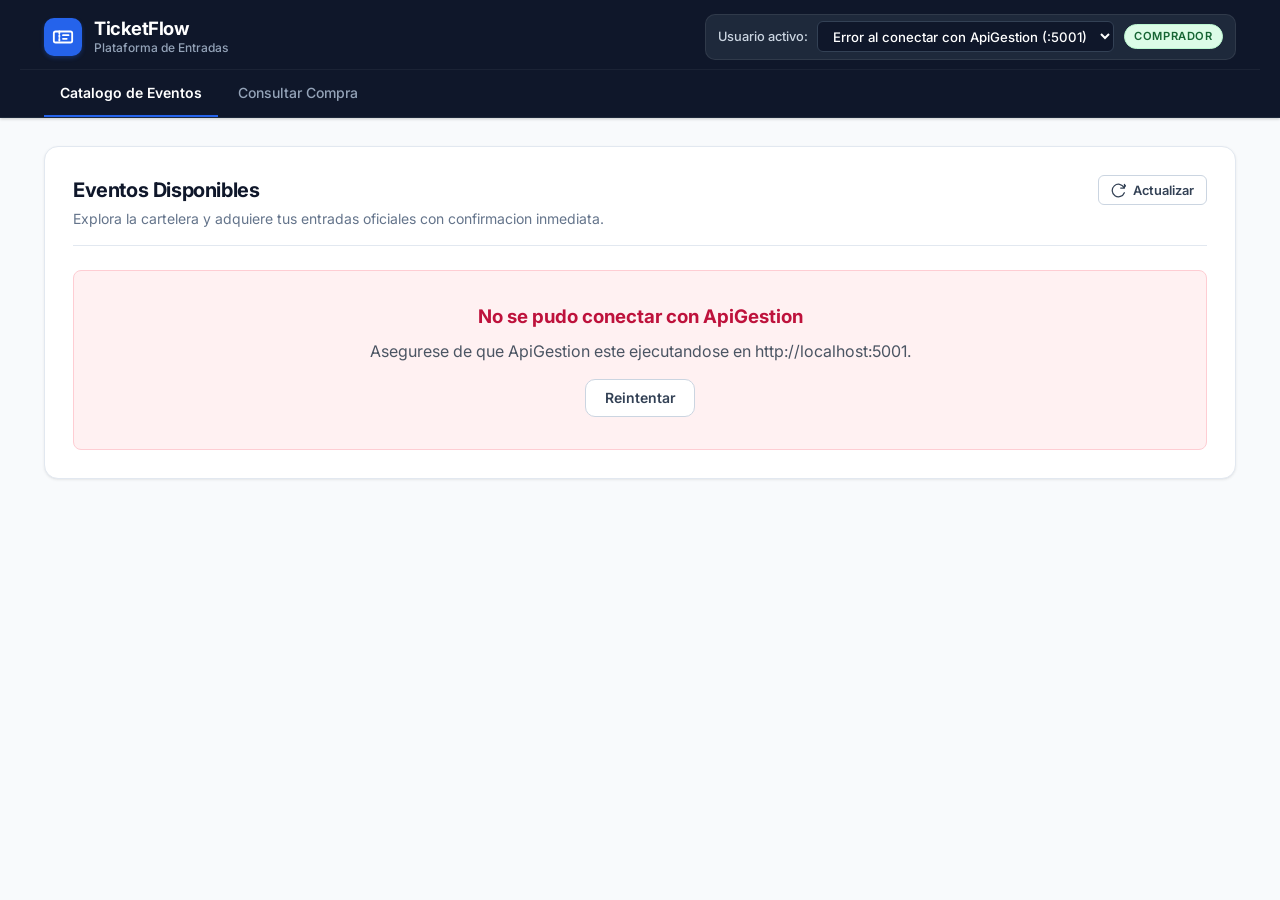
<file: CarpetaFrontend/index.html>
<!DOCTYPE html>
<html lang="es">
<head>
  <meta charset="UTF-8">
  <meta name="viewport" content="width=device-width, initial-scale=1.0">
  <title>TicketFlow - Catalogo de Eventos</title>
  <link rel="preconnect" href="https://fonts.googleapis.com">
  <link rel="preconnect" href="https://fonts.gstatic.com" crossorigin>
  <link href="https://fonts.googleapis.com/css2?family=Inter:wght@400;500;600;700&family=JetBrains+Mono:wght@500;600&display=swap" rel="stylesheet">
  <link rel="stylesheet" href="styles.css">
</head>
<body>

  <header>
    <div class="header-container">
      <div class="logo-area">
        <div class="logo-mark">
          <svg width="22" height="22" viewBox="0 0 24 24" fill="none" stroke="currentColor" stroke-width="2" stroke-linecap="round" stroke-linejoin="round">
            <rect x="2" y="6" width="20" height="12" rx="2"></rect>
            <line x1="8" y1="6" x2="8" y2="18" stroke-dasharray="2 2"></line>
            <line x1="12" y1="10" x2="18" y2="10"></line>
            <line x1="12" y1="14" x2="16" y2="14"></line>
          </svg>
        </div>
        <div class="logo-title">
          <h1>TicketFlow</h1>
          <span class="logo-subtitle">Plataforma de Entradas</span>
        </div>
      </div>

      <div class="user-selector-box">
        <span class="user-selector-label">Usuario activo:</span>
        <select id="userSelect" aria-label="Seleccionar usuario activo">
          <option value="">Cargando usuarios...</option>
        </select>
        <span id="userRoleBadge" class="role-badge role-comprador">Comprador</span>
      </div>
    </div>

    <nav class="nav-tabs" aria-label="Navegacion principal">
      <a href="index.html" class="tab-btn active">Catalogo de Eventos</a>
      <a href="consultar-compra.html" class="tab-btn">Consultar Compra</a>
      <a href="control-acceso.html" class="tab-btn role-organizador-only" style="display: none;">Control de Acceso</a>
      <a href="gestion-eventos.html" class="tab-btn role-organizador-only" style="display: none;">Gestion de Eventos</a>
      <a href="reporte-recaudacion.html" class="tab-btn role-organizador-only" style="display: none;">Reporte de Recaudacion</a>
    </nav>
  </header>

  <main>
    <section class="section-view">
      <div class="card">
        <div class="card-header">
          <div>
            <h2 class="card-title">Eventos Disponibles</h2>
            <p class="card-subtitle">Explora la cartelera y adquiere tus entradas oficiales con confirmacion inmediata.</p>
          </div>
          <label class="role-organizador-only" style="display: none; align-items: center; gap: 0.4rem; font-size: 0.85rem; margin-right: 0.75rem; cursor: pointer;">
            <input type="checkbox" id="chkIncluirNoDisponibles">
            Incluir cancelados y finalizados
          </label>
          <button id="btnRefrescarEventos" class="btn btn-outline btn-sm">
            <svg width="15" height="15" viewBox="0 0 24 24" fill="none" stroke="currentColor" stroke-width="2" stroke-linecap="round" stroke-linejoin="round">
              <path d="M21.5 2v6h-6M21.34 15.57a10 10 0 1 1-.57-8.38l5.67-5.67"/>
            </svg>
            Actualizar
          </button>
        </div>
        <div id="eventsGrid" class="events-grid">
          <p class="loading-state">Cargando eventos...</p>
        </div>
      </div>
    </section>
  </main>

  <script src="app.js"></script>
</body>
</html>
</file>
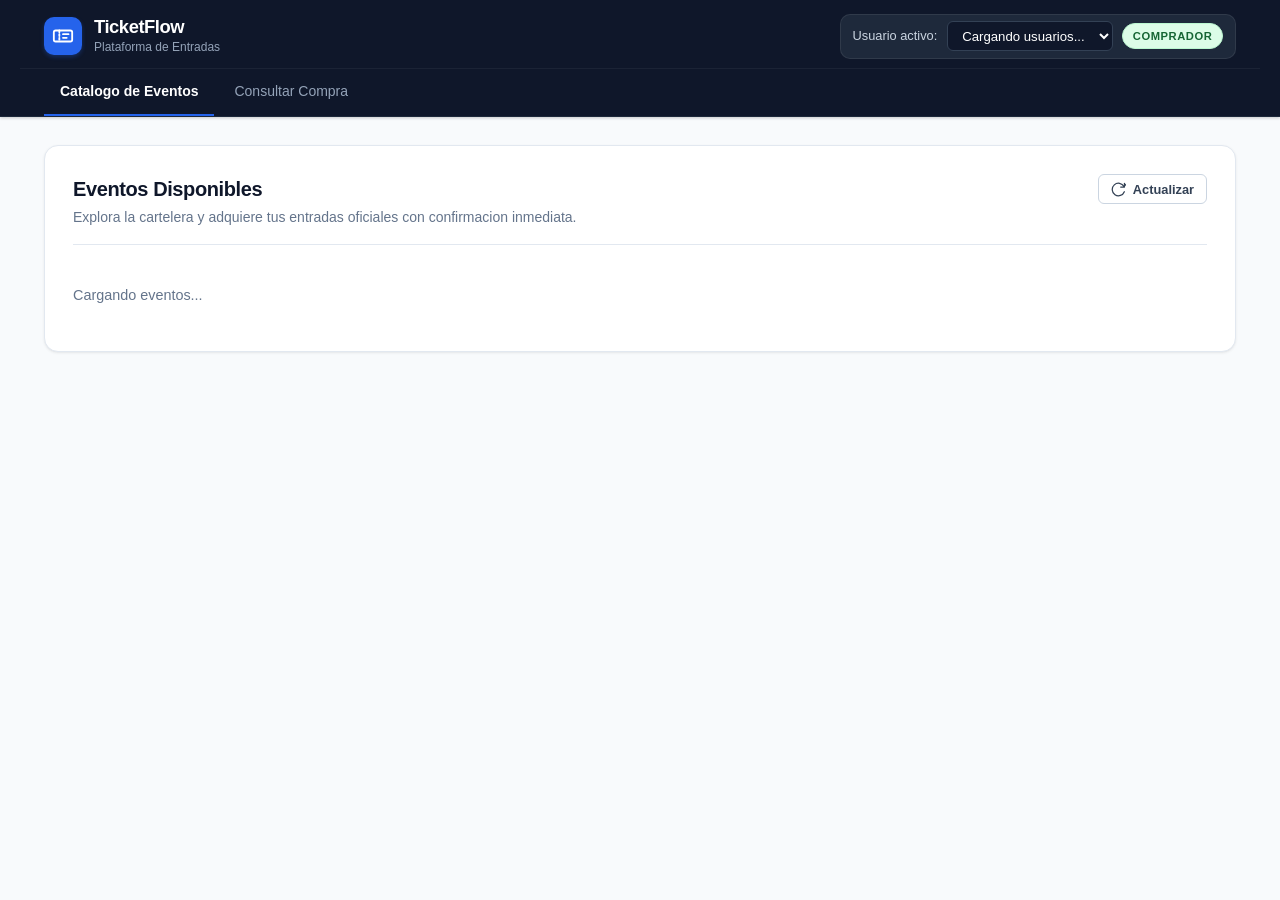
<file: CarpetaFrontend/comprar-entrada.html>
﻿<!DOCTYPE html>
<html lang="es">
<head>
  <meta charset="UTF-8">
  <meta name="viewport" content="width=device-width, initial-scale=1.0">
  <title>TicketFlow - Detalle y Compra de Entrada</title>
  <link rel="preconnect" href="https://fonts.googleapis.com">
  <link rel="preconnect" href="https://fonts.gstatic.com" crossorigin>
  <link href="https://fonts.googleapis.com/css2?family=Inter:wght@400;500;600;700&family=JetBrains+Mono:wght@500;600&display=swap" rel="stylesheet">
  <link rel="stylesheet" href="styles.css">
</head>
<body>

  <header>
    <div class="header-container">
      <div class="logo-area">
        <div class="logo-mark">
          <svg width="22" height="22" viewBox="0 0 24 24" fill="none" stroke="currentColor" stroke-width="2" stroke-linecap="round" stroke-linejoin="round">
            <rect x="2" y="6" width="20" height="12" rx="2"></rect>
            <line x1="8" y1="6" x2="8" y2="18" stroke-dasharray="2 2"></line>
            <line x1="12" y1="10" x2="18" y2="10"></line>
            <line x1="12" y1="14" x2="16" y2="14"></line>
          </svg>
        </div>
        <div class="logo-title">
          <h1>TicketFlow</h1>
          <span class="logo-subtitle">Plataforma de Entradas</span>
        </div>
      </div>

      <div class="user-selector-box">
        <span class="user-selector-label">Usuario activo:</span>
        <select id="userSelect" aria-label="Seleccionar usuario activo">
          <option value="">Cargando usuarios...</option>
        </select>
        <span id="userRoleBadge" class="role-badge role-comprador">Comprador</span>
      </div>
    </div>

    <nav class="nav-tabs" aria-label="Navegacion principal">
      <a href="index.html" class="tab-btn active">Catalogo de Eventos</a>
      <a href="consultar-compra.html" class="tab-btn">Consultar Compra</a>
      <a href="control-acceso.html" class="tab-btn role-organizador-only" style="display: none;">Control de Acceso</a>
      <a href="gestion-eventos.html" class="tab-btn role-organizador-only" style="display: none;">Gestion de Eventos</a>
      <a href="reporte-recaudacion.html" class="tab-btn role-organizador-only" style="display: none;">Reporte de Recaudacion</a>
    </nav>
  </header>

  <main>
    <section class="section-view">
      <div class="card">
        <div class="card-header">
          <a href="index.html" id="btnVolverCatalogo" class="btn btn-outline btn-sm">
            <svg width="15" height="15" viewBox="0 0 24 24" fill="none" stroke="currentColor" stroke-width="2" stroke-linecap="round" stroke-linejoin="round">
              <path d="m15 18-6-6 6-6"/>
            </svg>
            Volver al Catalogo
          </a>
          <div style="display: flex; gap: 0.5rem; align-items: center;">
            <button id="btnCancelarEventoDetalle" class="btn btn-danger btn-sm role-organizador-only" style="display: none;">
              Cancelar Evento
            </button>
            <span id="detalleStatusBadge" class="badge badge-success">Disponible</span>
          </div>
        </div>

        <div class="detail-layout">
          <div class="detail-info-col">
            <h2 id="detalleTitulo" class="detail-title">Titulo del Evento</h2>
            <p id="detalleDescripcion" class="detail-description"></p>

            <div class="info-chips">
              <div class="info-chip">
                <svg width="16" height="16" viewBox="0 0 24 24" fill="none" stroke="currentColor" stroke-width="2" stroke-linecap="round" stroke-linejoin="round">
                  <rect x="3" y="4" width="18" height="18" rx="2" ry="2"/>
                  <line x1="16" y1="2" x2="16" y2="6"/>
                  <line x1="8" y1="2" x2="8" y2="6"/>
                  <line x1="3" y1="10" x2="21" y2="10"/>
                </svg>
                <span id="detalleFecha"></span>
              </div>

              <div class="info-chip">
                <svg width="16" height="16" viewBox="0 0 24 24" fill="none" stroke="currentColor" stroke-width="2" stroke-linecap="round" stroke-linejoin="round">
                  <path d="M20 10c0 6-8 12-8 12s-8-6-8-12a8 8 0 0 1 16 0Z"/>
                  <circle cx="12" cy="10" r="3"/>
                </svg>
                <span id="detalleLugar"></span>
              </div>
            </div>

            <div class="map-section">
              <div style="display: flex; justify-content: space-between; align-items: center; margin-bottom: 0.5rem;">
                <h4 class="section-subheading" style="margin: 0;">Ubicacion del evento</h4>
                <a id="btnAbrirGoogleMapsExt" href="#" target="_blank" rel="noopener noreferrer" class="btn btn-outline btn-sm" style="font-size: 0.775rem; padding: 0.25rem 0.65rem;">
                  Ver en Google Maps
                </a>
              </div>
              <div id="mapContainer"></div>
            </div>
          </div>

          <div class="detail-purchase-col">
            <div id="panelCompraComprador" class="purchase-box role-comprador-only">
              <h3 class="purchase-box-title">Adquisicion de Entradas</h3>

              <div id="avisoEventoNoDisponible" style="display: none; padding: 0.75rem 1rem; border-radius: 8px; margin-bottom: 1rem; font-size: 0.875rem;"></div>
              
              <div class="form-group">
                <label class="form-label" for="selectModalidad">Modalidad de Entrada</label>
                <select id="selectModalidad" class="form-control"></select>
              </div>

              <div id="modalidadInfoBox" class="modalities-preview">
                <div style="display: flex; justify-content: space-between; align-items: center; margin-bottom: 0.25rem;">
                  <div class="modalities-preview-title" id="modInfoNombre"></div>
                  <span id="modInfoBadgeEstado" class="badge badge-success">Activa</span>
                </div>
                <div class="modalities-preview-perks" id="modInfoBeneficios"></div>
                <div class="modalities-preview-meta">
                  <span>Cupo disponible: <strong id="modInfoCupo"></strong></span>
                  <span>Precio unitario: <strong id="modInfoPrecio"></strong></span>
                </div>
                <div id="boxCancelarModalidadDetalle" style="margin-top: 0.75rem; display: none;">
                  <button id="btnCancelarModalidadDetalle" type="button" class="btn btn-danger btn-sm btn-block">
                    Cancelar esta Modalidad
                  </button>
                </div>
              </div>

              <div class="form-group">
                <label class="form-label" for="inputCantidad">Cantidad de Entradas</label>
                <input type="number" id="inputCantidad" class="form-control" value="1" min="1" max="50">
              </div>

              <div id="discountBanner" class="discount-banner" style="display: none;">
                <span class="discount-banner-icon">
                  <svg width="18" height="18" viewBox="0 0 24 24" fill="none" stroke="currentColor" stroke-width="2" stroke-linecap="round" stroke-linejoin="round">
                    <path d="M12 2v20M17 5H9.5a3.5 3.5 0 0 0 0 7h5a3.5 3.5 0 0 1 0 7H6"/>
                  </svg>
                </span>
                <div>
                  <strong>15% de Descuento aplicado</strong>
                  <span class="discount-banner-desc">Beneficio por compra de 5 o mas entradas de la misma modalidad.</span>
                </div>
              </div>

              <div class="price-summary">
                <div class="price-summary-row">
                  <span>Subtotal:</span>
                  <span id="resumenSubtotal">$0</span>
                </div>
                <div id="filaDescuento" class="price-summary-row discount-row" style="display: none;">
                  <span>Descuento (15%):</span>
                  <span id="resumenDescuento">-$0</span>
                </div>
                <div class="price-summary-row total-row">
                  <span>Total a pagar:</span>
                  <span id="resumenTotal">$0</span>
                </div>
              </div>

              <button id="btnConfirmarCompra" class="btn btn-primary btn-block">
                Confirmar Compra
              </button>
            </div>
          </div>
        </div>
      </div>
    </section>
  </main>

  <div id="modalCompraExitosa" class="modal-overlay">
    <div class="modal-card">
      <div class="modal-header">
        <h3 class="modal-title">Compra Confirmada</h3>
        <button id="btnCerrarModalCompra" class="modal-close-btn" aria-label="Cerrar">&times;</button>
      </div>
      <div class="modal-body">
        <p class="modal-lead">
          La operacion se registro correctamente. Se generaron las <strong>entradas individuales con codigo unico de 6 caracteres</strong>:
        </p>

        <div class="modal-summary-box">
          <div class="modal-summary-row">
            <span>Identificador de Compra:</span>
            <span id="modalCompraId" class="font-mono"></span>
          </div>
          <div class="modal-summary-row">
            <span>Total Abonado:</span>
            <span id="modalCompraTotal" class="modal-total-value"></span>
          </div>
        </div>

        <h4 class="modal-tickets-heading">Codigos de acceso generados (presentar en puerta):</h4>
        <div id="modalCodigosEntradas" class="modal-tickets-list"></div>

        <div class="modal-actions">
          <button id="btnIrAConsultaCompra" class="btn btn-primary btn-block">Ver Detalle de la Compra</button>
          <button id="btnCerrarModal" class="btn btn-outline">Cerrar</button>
        </div>
      </div>
    </div>
  </div>

  <script src="app.js"></script>
</body>
</html>
</file>
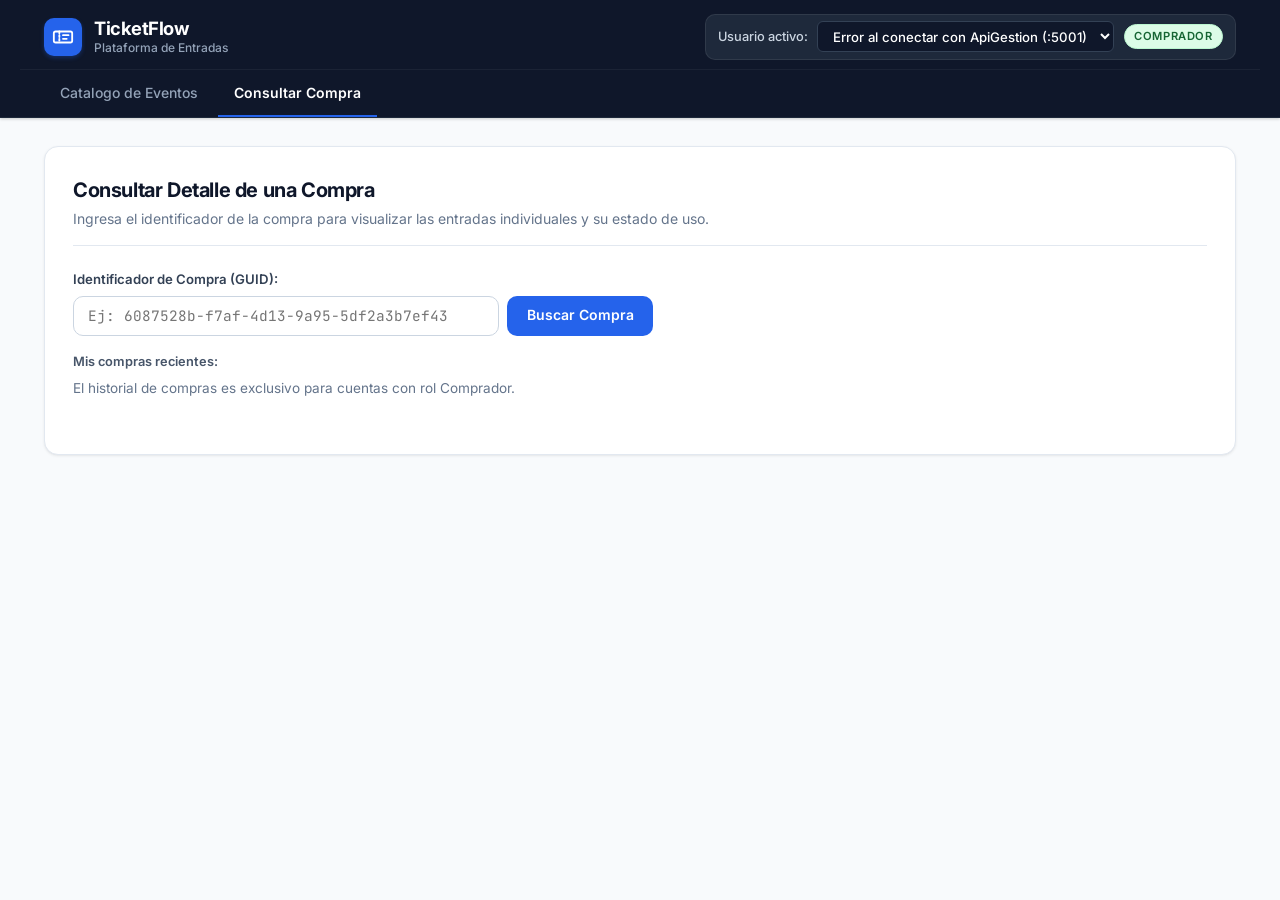
<file: CarpetaFrontend/consultar-compra.html>
﻿<!DOCTYPE html>
<html lang="es">
<head>
  <meta charset="UTF-8">
  <meta name="viewport" content="width=device-width, initial-scale=1.0">
  <title>TicketFlow - Consultar Compra</title>
  <link rel="preconnect" href="https://fonts.googleapis.com">
  <link rel="preconnect" href="https://fonts.gstatic.com" crossorigin>
  <link href="https://fonts.googleapis.com/css2?family=Inter:wght@400;500;600;700&family=JetBrains+Mono:wght@500;600&display=swap" rel="stylesheet">
  <link rel="stylesheet" href="styles.css">
</head>
<body>

  <header>
    <div class="header-container">
      <div class="logo-area">
        <div class="logo-mark">
          <svg width="22" height="22" viewBox="0 0 24 24" fill="none" stroke="currentColor" stroke-width="2" stroke-linecap="round" stroke-linejoin="round">
            <rect x="2" y="6" width="20" height="12" rx="2"></rect>
            <line x1="8" y1="6" x2="8" y2="18" stroke-dasharray="2 2"></line>
            <line x1="12" y1="10" x2="18" y2="10"></line>
            <line x1="12" y1="14" x2="16" y2="14"></line>
          </svg>
        </div>
        <div class="logo-title">
          <h1>TicketFlow</h1>
          <span class="logo-subtitle">Plataforma de Entradas</span>
        </div>
      </div>

      <div class="user-selector-box">
        <span class="user-selector-label">Usuario activo:</span>
        <select id="userSelect" aria-label="Seleccionar usuario activo">
          <option value="">Cargando usuarios...</option>
        </select>
        <span id="userRoleBadge" class="role-badge role-comprador">Comprador</span>
      </div>
    </div>

    <nav class="nav-tabs" aria-label="Navegacion principal">
      <a href="index.html" class="tab-btn">Catalogo de Eventos</a>
      <a href="consultar-compra.html" class="tab-btn active">Consultar Compra</a>
      <a href="control-acceso.html" class="tab-btn role-organizador-only" style="display: none;">Control de Acceso</a>
      <a href="gestion-eventos.html" class="tab-btn role-organizador-only" style="display: none;">Gestion de Eventos</a>
      <a href="reporte-recaudacion.html" class="tab-btn role-organizador-only" style="display: none;">Reporte de Recaudacion</a>
    </nav>
  </header>

  <main>
    <section class="section-view">
      <div class="card">
        <div class="card-header">
          <div>
            <h2 class="card-title">Consultar Detalle de una Compra</h2>
            <p class="card-subtitle">Ingresa el identificador de la compra para visualizar las entradas individuales y su estado de uso.</p>
          </div>
        </div>

        <div class="search-box-container">
          <div class="form-group" style="margin-bottom: 0.75rem;">
            <label class="form-label" for="inputBuscarCompraId">Identificador de Compra (GUID):</label>
            <div style="display: flex; gap: 0.5rem; max-width: 580px;">
              <input type="text" id="inputBuscarCompraId" class="form-control font-mono" placeholder="Ej: 6087528b-f7af-4d13-9a95-5df2a3b7ef43">
              <button id="btnBuscarCompra" class="btn btn-primary" style="white-space: nowrap;">
                Buscar Compra
              </button>
            </div>
          </div>

          <div style="margin-top: 1rem;">
            <span style="font-size: 0.8rem; font-weight: 600; color: var(--slate-600); display: block; margin-bottom: 0.4rem;">
              Mis compras recientes:
            </span>
            <div id="misComprasBotones" style="display: flex; gap: 0.5rem; flex-wrap: wrap;"></div>
          </div>
        </div>

        <div id="detalleCompraResultado" style="display: none; margin-top: 2rem;">
          <div class="purchase-info-summary">
            <div class="info-row">
              <span class="info-label">ID de Operacion:</span>
              <span id="compraInfoId" class="font-mono"></span>
            </div>
            <div class="info-row">
              <span class="info-label">Evento:</span>
              <strong id="compraInfoEvento"></strong>
            </div>
            <div class="info-row">
              <span class="info-label">Modalidad:</span>
              <span id="compraInfoModalidad"></span>
            </div>
            <div class="info-row">
              <span class="info-label">Total Abonado:</span>
              <strong id="compraInfoTotal" style="color: var(--primary);"></strong>
            </div>
          </div>

          <h4 class="section-subheading" style="margin-top: 1.5rem; margin-bottom: 0.75rem;">
            Entradas Individuales (presentar cada codigo en puerta):
          </h4>

          <div class="table-responsive">
            <table class="data-table">
              <thead>
                <tr>
                  <th>Codigo</th>
                  <th>Modalidad</th>
                  <th>Precio Unitario</th>
                  <th>Estado</th>
                  <th>Accion</th>
                </tr>
              </thead>
              <tbody id="entradasCompraTbody"></tbody>
            </table>
          </div>
        </div>
      </div>
    </section>
  </main>

  <script src="app.js"></script>
</body>
</html>
</file>
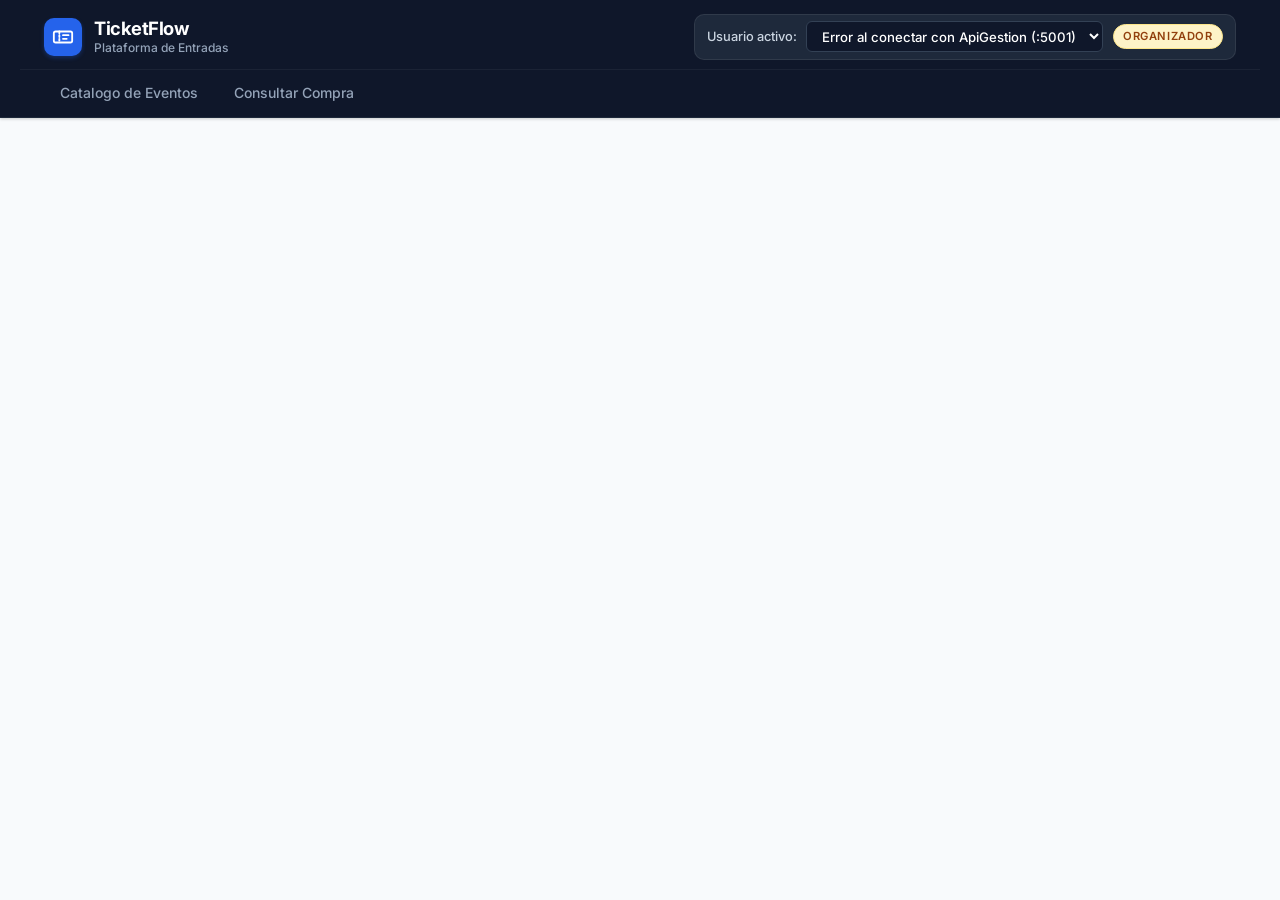
<file: CarpetaFrontend/control-acceso.html>
﻿<!DOCTYPE html>
<html lang="es">
<head>
  <meta charset="UTF-8">
  <meta name="viewport" content="width=device-width, initial-scale=1.0">
  <title>TicketFlow - Control de Acceso</title>
  <link rel="preconnect" href="https://fonts.googleapis.com">
  <link rel="preconnect" href="https://fonts.gstatic.com" crossorigin>
  <link href="https://fonts.googleapis.com/css2?family=Inter:wght@400;500;600;700&family=JetBrains+Mono:wght@500;600&display=swap" rel="stylesheet">
  <link rel="stylesheet" href="styles.css">
</head>
<body>

  <header>
    <div class="header-container">
      <div class="logo-area">
        <div class="logo-mark">
          <svg width="22" height="22" viewBox="0 0 24 24" fill="none" stroke="currentColor" stroke-width="2" stroke-linecap="round" stroke-linejoin="round">
            <rect x="2" y="6" width="20" height="12" rx="2"></rect>
            <line x1="8" y1="6" x2="8" y2="18" stroke-dasharray="2 2"></line>
            <line x1="12" y1="10" x2="18" y2="10"></line>
            <line x1="12" y1="14" x2="16" y2="14"></line>
          </svg>
        </div>
        <div class="logo-title">
          <h1>TicketFlow</h1>
          <span class="logo-subtitle">Plataforma de Entradas</span>
        </div>
      </div>

      <div class="user-selector-box">
        <span class="user-selector-label">Usuario activo:</span>
        <select id="userSelect" aria-label="Seleccionar usuario activo">
          <option value="">Cargando usuarios...</option>
        </select>
        <span id="userRoleBadge" class="role-badge role-organizador">Organizador</span>
      </div>
    </div>

    <nav class="nav-tabs" aria-label="Navegacion principal">
      <a href="index.html" class="tab-btn">Catalogo de Eventos</a>
      <a href="consultar-compra.html" class="tab-btn">Consultar Compra</a>
      <a href="control-acceso.html" class="tab-btn active role-organizador-only" style="display: none;">Control de Acceso</a>
      <a href="gestion-eventos.html" class="tab-btn role-organizador-only" style="display: none;">Gestion de Eventos</a>
      <a href="reporte-recaudacion.html" class="tab-btn role-organizador-only" style="display: none;">Reporte de Recaudacion</a>
    </nav>
  </header>

  <main class="role-organizador-only">
    <section class="section-view">
      <div class="card" style="margin-bottom: 2rem;">
        <div class="card-header">
          <div>
            <h2 class="card-title">Validacion de Entradas en Puerta</h2>
            <p class="card-subtitle">Verificacion inmediata e individual de entradas contra la API de Validacion (:5002).</p>
          </div>
        </div>

        <div style="max-width: 600px; margin: 0 auto; padding: 1rem 0;">
          <div class="form-group">
            <label for="puertaEventoSelect">Evento a controlar:</label>
            <select id="puertaEventoSelect" class="form-control">
              <option value="">Cualquier evento (autodetectar)</option>
            </select>
            <small style="color: var(--slate-500); display: block; margin-top: 0.25rem;">
              Opcional. Si seleccionas un evento puntual, se rechazaran entradas pertenecientes a otros eventos.
            </small>
          </div>

          <div class="form-group" style="margin-top: 1.25rem;">
            <label for="doorTicketInput">Codigo de entrada (6 caracteres):</label>
            <div style="display: flex; gap: 0.5rem;">
              <input type="text" id="doorTicketInput" class="form-control font-mono ticket-input-large" placeholder="Ej: AB12CD" maxlength="6" style="text-transform: uppercase; font-size: 1.15rem; letter-spacing: 0.1em;">
              <button id="btnValidarEntrada" class="btn btn-primary" style="white-space: nowrap;">
                Validar Ingreso
              </button>
            </div>
          </div>

          <div id="validationResultCard" class="validation-result-card" style="display: none; margin-top: 1.5rem;">
          </div>
        </div>
      </div>

      <div class="card">
        <div class="card-header">
          <div>
            <h3 class="card-title" style="font-size: 1.1rem;">Historial de Validaciones Recientes</h3>
            <p class="card-subtitle">Ultimas validaciones realizadas durante la sesion.</p>
          </div>
        </div>

        <div class="table-responsive">
          <table class="table">
            <thead>
              <tr>
                <th>Hora</th>
                <th>Codigo</th>
                <th>Evento / Modalidad</th>
                <th>Estado</th>
              </tr>
            </thead>
            <tbody id="historialValidacionesBody">
              <tr>
                <td colspan="4" style="text-align: center; color: var(--slate-400);">No hay validaciones registradas todavia.</td>
              </tr>
            </tbody>
          </table>
        </div>
      </div>
    </section>
  </main>

  <script src="app.js"></script>
</body>
</html>
</file>
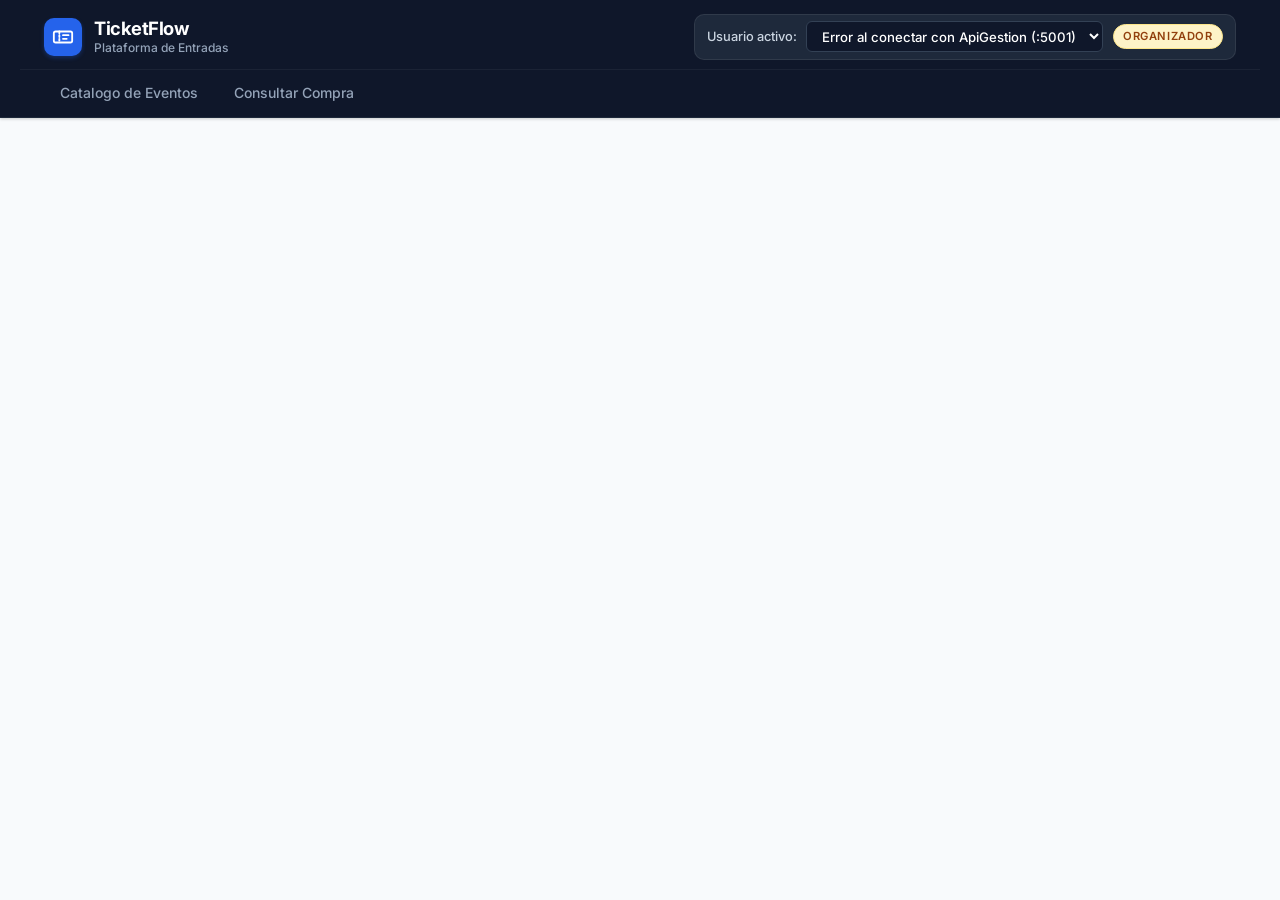
<file: CarpetaFrontend/gestion-eventos.html>
﻿<!DOCTYPE html>
<html lang="es">
<head>
  <meta charset="UTF-8">
  <meta name="viewport" content="width=device-width, initial-scale=1.0">
  <title>TicketFlow - Gestion de Eventos</title>
  <link rel="preconnect" href="https://fonts.googleapis.com">
  <link rel="preconnect" href="https://fonts.gstatic.com" crossorigin>
  <link href="https://fonts.googleapis.com/css2?family=Inter:wght@400;500;600;700&family=JetBrains+Mono:wght@500;600&display=swap" rel="stylesheet">
  <link rel="stylesheet" href="styles.css">
</head>
<body>

  <header>
    <div class="header-container">
      <div class="logo-area">
        <div class="logo-mark">
          <svg width="22" height="22" viewBox="0 0 24 24" fill="none" stroke="currentColor" stroke-width="2" stroke-linecap="round" stroke-linejoin="round">
            <rect x="2" y="6" width="20" height="12" rx="2"></rect>
            <line x1="8" y1="6" x2="8" y2="18" stroke-dasharray="2 2"></line>
            <line x1="12" y1="10" x2="18" y2="10"></line>
            <line x1="12" y1="14" x2="16" y2="14"></line>
          </svg>
        </div>
        <div class="logo-title">
          <h1>TicketFlow</h1>
          <span class="logo-subtitle">Plataforma de Entradas</span>
        </div>
      </div>

      <div class="user-selector-box">
        <span class="user-selector-label">Usuario activo:</span>
        <select id="userSelect" aria-label="Seleccionar usuario activo">
          <option value="">Cargando usuarios...</option>
        </select>
        <span id="userRoleBadge" class="role-badge role-organizador">Organizador</span>
      </div>
    </div>

    <nav class="nav-tabs" aria-label="Navegacion principal">
      <a href="index.html" class="tab-btn">Catalogo de Eventos</a>
      <a href="consultar-compra.html" class="tab-btn">Consultar Compra</a>
      <a href="control-acceso.html" class="tab-btn role-organizador-only" style="display: none;">Control de Acceso</a>
      <a href="gestion-eventos.html" class="tab-btn active role-organizador-only" style="display: none;">Gestion de Eventos</a>
      <a href="reporte-recaudacion.html" class="tab-btn role-organizador-only" style="display: none;">Reporte de Recaudacion</a>
    </nav>
  </header>

  <main class="role-organizador-only">
    <section class="section-view">
      <div class="grid-2-cols" style="display: grid; grid-template-columns: repeat(auto-fit, minmax(360px, 1fr)); gap: 1.5rem; margin-bottom: 2rem;">
        
        <div class="card">
          <div class="card-header">
            <div>
              <h2 class="card-title">Crear Nuevo Evento</h2>
              <p class="card-subtitle">Publicar una nueva actividad en la cartelera.</p>
            </div>
          </div>

          <form id="formCrearEvento">
            <div class="form-group">
              <label for="nuevoEventoNombre">Nombre del Evento *</label>
              <input type="text" id="nuevoEventoNombre" class="form-control" required placeholder="Ej: Concierto Rock Nacional 2026">
            </div>

            <div class="form-group">
              <label for="nuevoEventoDescripcion">Descripcion</label>
              <textarea id="nuevoEventoDescripcion" class="form-control" rows="2" placeholder="Detalles de la presentacion, bandas invitadas, etc."></textarea>
            </div>

            <div class="form-group">
              <label for="nuevoEventoFecha">Fecha y Hora *</label>
              <input type="datetime-local" id="nuevoEventoFecha" class="form-control" required>
            </div>

            <div class="form-group">
              <label for="nuevoEventoLugar">Lugar / Direccion *</label>
              <div style="display: flex; gap: 0.5rem;">
                <input type="text" id="nuevoEventoLugar" class="form-control" required placeholder="Ej: Estadio Monumental, Av. Figueroa Alcorta 7597">
                <button type="button" id="btnBuscarLugarMapa" class="btn btn-outline" style="white-space: nowrap;">
                  Buscar en Mapa
                </button>
              </div>
              <small style="color: var(--slate-500); display: block; margin-top: 0.35rem;">
                Ingresa la dirección y pulsa "Buscar en Mapa" para geolocalizar el evento.
              </small>
            </div>

            <div class="form-group">
              <label>Ubicacion Geografica en Mapa:</label>
              <div id="mapaCrearEvento" style="height: 250px; width: 100%; border-radius: var(--radius-sm); border: 1px solid var(--slate-300); margin-top: 0.25rem;">
                <div id="mapaPlaceholder" style="height: 100%; display: flex; flex-direction: column; align-items: center; justify-content: center; background: var(--slate-100); text-align: center; color: var(--slate-500); padding: 1.5rem; border-radius: var(--radius-sm);">
                  <svg width="32" height="32" viewBox="0 0 24 24" fill="none" stroke="currentColor" stroke-width="2" stroke-linecap="round" stroke-linejoin="round" style="margin-bottom: 0.5rem; opacity: 0.6;">
                    <polygon points="1 6 1 22 8 18 16 22 23 18 23 2 16 6 8 2 1 6"></polygon>
                    <line x1="8" y1="2" x2="8" y2="18"></line>
                    <line x1="16" y1="6" x2="16" y2="22"></line>
                  </svg>
                  <p style="font-weight: 500; margin-bottom: 0.25rem;">Vista previa de mapa no cargada</p>
                  <small>Ingresa una dirección o lugar y presiona "Buscar en Mapa" para geolocalizar el evento.</small>
                </div>
              </div>
            </div>

            <input type="hidden" id="nuevoEventoLatitud" value="">
            <input type="hidden" id="nuevoEventoLongitud" value="">

            <div style="margin-top: 1.25rem;">
              <button type="submit" class="btn btn-primary btn-block">
                Crear Evento
              </button>
            </div>
          </form>
        </div>

        <div class="card">
          <div class="card-header">
            <div>
              <h2 class="card-title">Agregar Modalidad de Entrada</h2>
              <p class="card-subtitle">Asociar tipos de acceso, precios y cupos a un evento existente.</p>
            </div>
          </div>

          <form id="formAgregarModalidad">
            <div class="form-group">
              <label for="modalidadEventoSelect">Seleccionar Evento *</label>
              <select id="modalidadEventoSelect" class="form-control" required>
                <option value="">Cargando eventos...</option>
              </select>
            </div>

            <div class="form-group">
              <label for="modalidadNombre">Nombre de Modalidad *</label>
              <input type="text" id="modalidadNombre" class="form-control" required placeholder="Ej: Campo General, Platea VIP, Anticipada">
            </div>

            <div class="grid-2-cols" style="display: grid; grid-template-columns: 1fr 1fr; gap: 1rem;">
              <div class="form-group">
                <label for="modalidadPrecio">Precio ($) *</label>
                <input type="number" id="modalidadPrecio" class="form-control" required min="0.01" step="0.01" placeholder="Ej: 15000">
              </div>

              <div class="form-group">
                <label for="modalidadCupo">Cupo Maximo *</label>
                <input type="number" id="modalidadCupo" class="form-control" required min="1" placeholder="Ej: 500">
              </div>
            </div>

            <div class="form-group">
              <label for="modalidadBeneficios">Beneficios / Observaciones</label>
              <textarea id="modalidadBeneficios" class="form-control" rows="3" placeholder="Ej: Acceso rapido preferencial + consumicion de cortesia"></textarea>
            </div>

            <div style="margin-top: 1.25rem;">
              <button type="submit" class="btn btn-primary btn-block">
                Agregar Modalidad
              </button>
            </div>
          </form>
        </div>
      </div>

      <div class="card">
        <div class="card-header">
          <div>
            <h2 class="card-title">Cancelar Eventos y Modalidades</h2>
            <p class="card-subtitle">Permite cancelar eventos enteros o modalidades individuales sin eliminar historicos de compras.</p>
          </div>
        </div>

        <div style="max-width: 800px; margin-bottom: 1.5rem;">
          <label for="cancelarEventoSelect">Selecciona un evento:</label>
          <div style="display: flex; gap: 0.5rem; margin-top: 0.35rem;">
            <select id="cancelarEventoSelect" class="form-control" style="flex: 1;">
              <option value="">Cargando eventos...</option>
            </select>
            <button type="button" id="btnCancelarEventoSeleccionado" class="btn btn-danger" style="white-space: nowrap;">
              Cancelar Evento Completo
            </button>
          </div>
          <small style="color: var(--slate-500); display: block; margin-top: 0.35rem;">
            Al cancelar el evento completo, se cierran todas las ventas y no se admiten mas compras.
          </small>
        </div>

        <h3 style="font-size: 1.05rem; margin-bottom: 0.75rem; color: var(--slate-800);">Modalidades del Evento</h3>
        <div class="table-responsive">
          <table class="table">
            <thead>
              <tr>
                <th>Modalidad</th>
                <th>Precio</th>
                <th>Cupo (Disponible / Max)</th>
                <th>Estado</th>
                <th>Accion</th>
              </tr>
            </thead>
            <tbody id="tablaModalidadesCancelarBody">
              <tr>
                <td colspan="5" style="text-align: center; color: var(--slate-400);">Selecciona un evento arriba para ver sus modalidades.</td>
              </tr>
            </tbody>
          </table>
        </div>
      </div>
    </section>
  </main>

  <script src="app.js"></script>
</body>
</html>
</file>
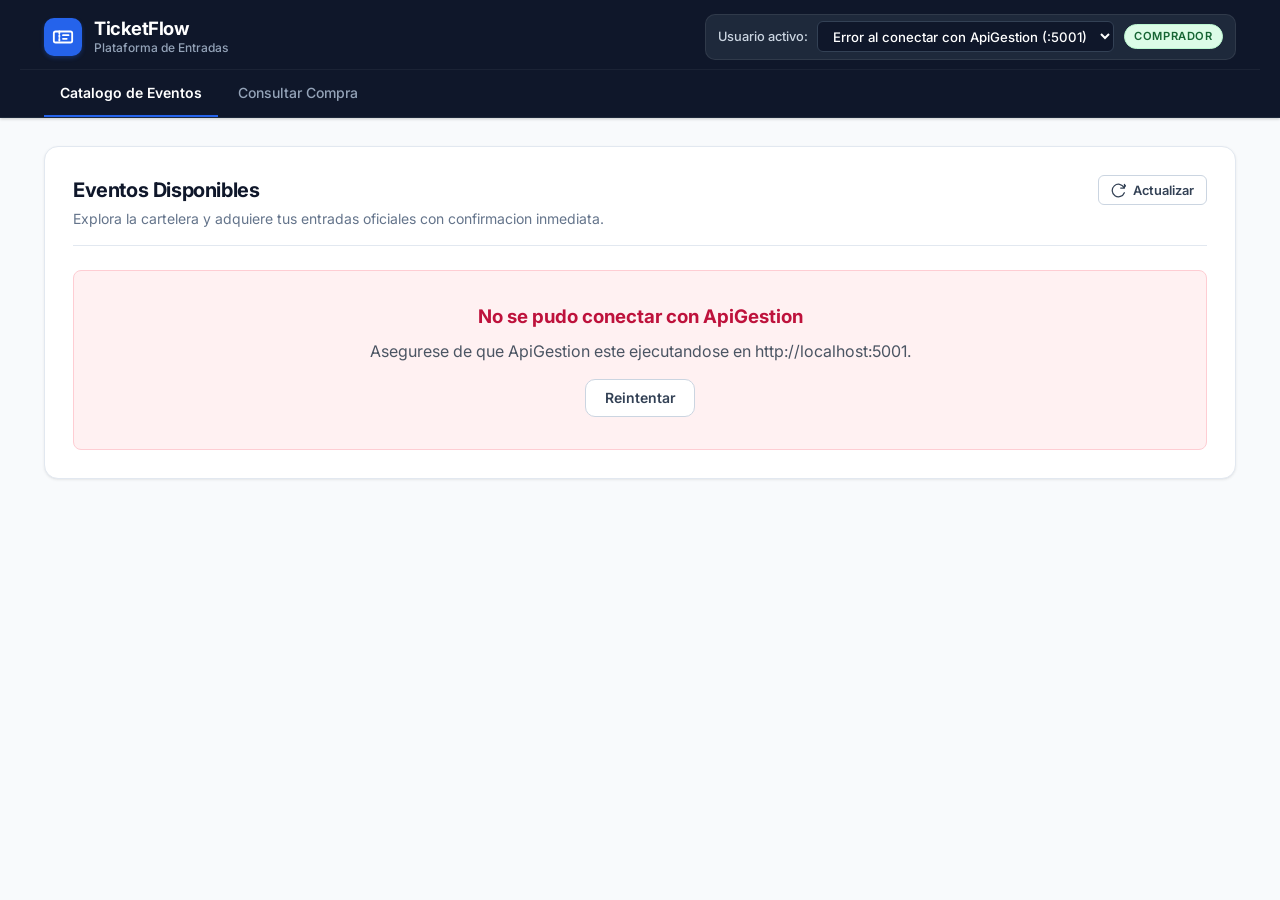
<file: CarpetaFrontend/reporte-recaudacion.html>
<!DOCTYPE html>
<html lang="es">
<head>
  <meta charset="UTF-8">
  <meta name="viewport" content="width=device-width, initial-scale=1.0">
  <title>TicketFlow - Reporte de Recaudacion</title>
  <link rel="preconnect" href="https://fonts.googleapis.com">
  <link rel="preconnect" href="https://fonts.gstatic.com" crossorigin>
  <link href="https://fonts.googleapis.com/css2?family=Inter:wght@400;500;600;700&family=JetBrains+Mono:wght@500;600&display=swap" rel="stylesheet">
  <link rel="stylesheet" href="styles.css">
</head>
<body>

  <header>
    <div class="header-container">
      <div class="logo-area">
        <div class="logo-mark">
          <svg width="22" height="22" viewBox="0 0 24 24" fill="none" stroke="currentColor" stroke-width="2" stroke-linecap="round" stroke-linejoin="round">
            <rect x="2" y="6" width="20" height="12" rx="2"></rect>
            <line x1="8" y1="6" x2="8" y2="18" stroke-dasharray="2 2"></line>
            <line x1="12" y1="10" x2="18" y2="10"></line>
            <line x1="12" y1="14" x2="16" y2="14"></line>
          </svg>
        </div>
        <div class="logo-title">
          <h1>TicketFlow</h1>
          <span class="logo-subtitle">Plataforma de Entradas</span>
        </div>
      </div>

      <div class="user-selector-box">
        <span class="user-selector-label">Usuario activo:</span>
        <select id="userSelect" aria-label="Seleccionar usuario activo">
          <option value="">Cargando usuarios...</option>
        </select>
        <span id="userRoleBadge" class="role-badge role-organizador">Organizador</span>
      </div>
    </div>

    <nav class="nav-tabs" aria-label="Navegacion principal">
      <a href="index.html" class="tab-btn">Catalogo de Eventos</a>
      <a href="consultar-compra.html" class="tab-btn">Consultar Compra</a>
      <a href="control-acceso.html" class="tab-btn role-organizador-only" style="display: none;">Control de Acceso</a>
      <a href="gestion-eventos.html" class="tab-btn role-organizador-only" style="display: none;">Gestion de Eventos</a>
      <a href="reporte-recaudacion.html" class="tab-btn active role-organizador-only" style="display: none;">Reporte de Recaudacion</a>
    </nav>
  </header>

  <main class="role-organizador-only">
    <section class="section-view">
      <div class="metrics-grid" style="display: grid; grid-template-columns: repeat(auto-fit, minmax(220px, 1fr)); gap: 1.25rem; margin-bottom: 2rem;">
        <div class="metric-card" style="background: white; border: 1px solid var(--slate-200); border-radius: var(--radius); padding: 1.25rem; box-shadow: var(--shadow-sm);">
          <div style="font-size: 0.85rem; color: var(--slate-500); text-transform: uppercase; font-weight: 600; letter-spacing: 0.05em;">Recaudacion Total</div>
          <div id="totalGeneralRecaudado" style="font-size: 1.75rem; font-weight: 700; color: var(--primary); margin-top: 0.35rem;">$0</div>
          <small style="color: var(--slate-400);">Suma acumulada de todas las ventas</small>
        </div>

        <div class="metric-card" style="background: white; border: 1px solid var(--slate-200); border-radius: var(--radius); padding: 1.25rem; box-shadow: var(--shadow-sm);">
          <div style="font-size: 0.85rem; color: var(--slate-500); text-transform: uppercase; font-weight: 600; letter-spacing: 0.05em;">Entradas Vendidas</div>
          <div id="totalGeneralEntradas" style="font-size: 1.75rem; font-weight: 700; color: var(--slate-800); margin-top: 0.35rem;">0</div>
          <small style="color: var(--slate-400);">Total de tickets emitidos</small>
        </div>
      </div>

      <div class="card">
        <div class="card-header">
          <div>
            <h2 class="card-title">Detalle de Recaudacion por Evento</h2>
            <p class="card-subtitle">Balance financiero por evento, modalidades asociadas, compradores y recaudacion neta.</p>
          </div>
        </div>

        <div class="table-responsive">
          <table class="table">
            <thead>
              <tr>
                <th>Evento</th>
                <th>Fecha</th>
                <th>Estado</th>
                <th>Vendidas</th>
                <th>Recaudacion</th>
                <th>Desglose por Modalidad</th>
                <th>Compradores</th>
                <th>Acciones</th>
              </tr>
            </thead>
            <tbody id="reporteTableBody">
              <tr>
                <td colspan="8" style="text-align: center; color: var(--slate-400);">Cargando reporte de recaudacion...</td>
              </tr>
            </tbody>
          </table>
        </div>
      </div>
    </section>
  </main>

  <script src="app.js"></script>
</body>
</html>
</file>
<file: CarpetaFrontend/styles.css>
:root {
  --slate-50: #f8fafc;
  --slate-100: #f1f5f9;
  --slate-200: #e2e8f0;
  --slate-300: #cbd5e1;
  --slate-400: #94a3b8;
  --slate-500: #64748b;
  --gray-500: #64748b;
  --slate-600: #475569;
  --slate-700: #334155;
  --slate-800: #1e293b;
  --slate-900: #0f172a;
  --slate-950: #020617;

  --primary: #2563eb;
  --primary-hover: #1d4ed8;
  --primary-light: #eff6ff;
  --primary-border: #bfdbfe;

  --success: #059669;
  --success-hover: #047857;
  --success-light: #ecfdf5;
  --success-border: #a7f3d0;

  --danger: #dc2626;
  --danger-hover: #b91c1c;
  --danger-light: #fef2f2;
  --danger-border: #fecaca;

  --warning: #d97706;
  --warning-light: #fffbeb;
  --warning-border: #fde68a;

  --font-sans: 'Inter', -apple-system, BlinkMacSystemFont, "Segoe UI", Roboto, "Helvetica Neue", Arial, sans-serif;
  --font-mono: 'JetBrains Mono', SFMono-Regular, Menlo, Monaco, Consolas, monospace;

  --radius-sm: 6px;
  --radius: 10px;
  --radius-lg: 14px;
  --radius-full: 9999px;

  --shadow-xs: 0 1px 2px 0 rgb(0 0 0 / 0.04);
  --shadow-sm: 0 1px 3px 0 rgb(0 0 0 / 0.07), 0 1px 2px -1px rgb(0 0 0 / 0.05);
  --shadow: 0 4px 6px -1px rgb(0 0 0 / 0.07), 0 2px 4px -2px rgb(0 0 0 / 0.05);
  --shadow-md: 0 10px 15px -3px rgb(0 0 0 / 0.08), 0 4px 6px -4px rgb(0 0 0 / 0.05);
  --shadow-lg: 0 20px 25px -5px rgb(0 0 0 / 0.09), 0 8px 10px -6px rgb(0 0 0 / 0.04);
}

*, *::before, *::after {
  box-sizing: border-box;
  margin: 0;
  padding: 0;
}

body {
  font-family: var(--font-sans);
  background-color: var(--slate-50);
  color: var(--slate-800);
  line-height: 1.5;
  min-height: 100vh;
  -webkit-font-smoothing: antialiased;
  -moz-osx-font-smoothing: grayscale;
}

header {
  background: var(--slate-900);
  border-bottom: 1px solid var(--slate-800);
  color: #ffffff;
  position: sticky;
  top: 0;
  z-index: 1000;
  box-shadow: 0 1px 3px 0 rgba(0, 0, 0, 0.2);
}

.header-container {
  max-width: 1240px;
  margin: 0 auto;
  padding: 0.85rem 1.5rem 0.6rem;
  display: flex;
  justify-content: space-between;
  align-items: center;
  flex-wrap: wrap;
  gap: 1rem;
}

.logo-area {
  display: flex;
  align-items: center;
  gap: 0.75rem;
  flex-shrink: 0;
}

.logo-mark {
  display: flex;
  align-items: center;
  justify-content: center;
  width: 38px;
  height: 38px;
  border-radius: var(--radius);
  background: var(--primary);
  color: #ffffff;
  box-shadow: 0 2px 4px rgba(37, 99, 235, 0.3);
  flex-shrink: 0;
}

.logo-title h1 {
  font-size: 1.15rem;
  font-weight: 700;
  letter-spacing: -0.025em;
  color: #ffffff;
  line-height: 1.2;
}

.logo-subtitle {
  font-size: 0.75rem;
  color: var(--slate-400);
  font-weight: 500;
  display: block;
}

.user-selector-box {
  display: flex;
  align-items: center;
  gap: 0.6rem;
  background: var(--slate-800);
  padding: 0.4rem 0.75rem;
  border-radius: var(--radius);
  border: 1px solid rgba(255, 255, 255, 0.08);
}

.user-selector-label {
  font-size: 0.8rem;
  color: var(--slate-300);
  font-weight: 500;
}

.user-selector-box select {
  background: var(--slate-900);
  color: #ffffff;
  border: 1px solid var(--slate-700);
  padding: 0.35rem 0.65rem;
  border-radius: var(--radius-sm);
  font-size: 0.825rem;
  font-weight: 500;
  cursor: pointer;
  outline: none;
  font-family: inherit;
  transition: border-color 0.15s ease;
}

.user-selector-box select:focus {
  border-color: var(--primary);
}

.role-badge {
  padding: 0.2rem 0.6rem;
  border-radius: var(--radius-full);
  font-size: 0.7rem;
  font-weight: 600;
  text-transform: uppercase;
  letter-spacing: 0.05em;
}

.role-organizador {
  background: #fef3c7;
  color: #92400e;
  border: 1px solid #fde68a;
}

.role-comprador {
  background: #dcfce7;
  color: #166534;
  border: 1px solid #bbf7d0;
}

.role-organizador-only {
  display: none;
}

.role-comprador-only {
  display: none;
}


nav.nav-tabs {
  max-width: 1240px;
  margin: 0 auto;
  padding: 0 1.5rem;
  display: flex;
  gap: 0.25rem;
  overflow-x: auto;
  border-top: 1px solid rgba(255, 255, 255, 0.05);
}

.tab-btn {
  background: none;
  border: none;
  border-bottom: 2px solid transparent;
  color: var(--slate-400);
  padding: 0.75rem 1rem;
  font-size: 0.875rem;
  font-weight: 500;
  cursor: pointer;
  display: inline-flex;
  align-items: center;
  gap: 0.4rem;
  transition: all 0.15s ease;
  font-family: inherit;
  white-space: nowrap;
  text-decoration: none;
}

.tab-btn:hover {
  color: #ffffff;
  text-decoration: none;
}

.tab-btn.active {
  color: #ffffff;
  border-bottom-color: var(--primary);
  font-weight: 600;
}

.leaflet-control-attribution {
  display: none !important;
}

main {
  max-width: 1240px;
  margin: 1.75rem auto 3.5rem;
  padding: 0 1.5rem;
}

.section-view {
  display: block;
}

.card {
  background: #ffffff;
  border-radius: var(--radius-lg);
  border: 1px solid var(--slate-200);
  box-shadow: var(--shadow-sm);
  padding: 1.75rem;
  margin-bottom: 1.75rem;
}

.card-header {
  display: flex;
  justify-content: space-between;
  align-items: flex-start;
  margin-bottom: 1.5rem;
  padding-bottom: 1rem;
  border-bottom: 1px solid var(--slate-200);
  flex-wrap: wrap;
  gap: 1rem;
}

.card-title {
  font-size: 1.25rem;
  font-weight: 700;
  color: var(--slate-900);
  letter-spacing: -0.02em;
}

.card-subtitle {
  font-size: 0.875rem;
  color: var(--slate-500);
  margin-top: 0.2rem;
}

.section-subheading {
  font-size: 0.875rem;
  font-weight: 600;
  color: var(--slate-700);
  margin-bottom: 0.5rem;
  text-transform: uppercase;
  letter-spacing: 0.04em;
}


.events-grid {
  display: grid;
  grid-template-columns: repeat(auto-fill, minmax(350px, 1fr));
  gap: 1.5rem;
}

.event-card {
  background: #ffffff;
  border-radius: var(--radius);
  border: 1px solid var(--slate-200);
  box-shadow: var(--shadow-xs);
  overflow: hidden;
  display: flex;
  flex-direction: column;
  transition: transform 0.2s ease, box-shadow 0.2s ease, border-color 0.2s ease;
}

.event-card:hover {
  transform: translateY(-2px);
  box-shadow: var(--shadow-md);
  border-color: var(--slate-300);
}

.event-card-header {
  padding: 1.25rem 1.25rem 1rem;
  background: var(--slate-50);
  border-bottom: 1px solid var(--slate-200);
}

.event-card-top-row {
  display: flex;
  justify-content: space-between;
  align-items: flex-start;
  gap: 0.75rem;
  margin-bottom: 0.5rem;
}

.event-card-title {
  font-size: 1.1rem;
  font-weight: 700;
  color: var(--slate-900);
  line-height: 1.3;
}

.event-card-body {
  padding: 1.25rem;
  flex-grow: 1;
  display: flex;
  flex-direction: column;
  gap: 0.85rem;
}

.event-info-row {
  display: flex;
  align-items: center;
  gap: 0.5rem;
  font-size: 0.85rem;
  color: var(--slate-600);
}

.event-info-icon {
  color: var(--slate-400);
  display: flex;
  align-items: center;
  flex-shrink: 0;
}

.event-description {
  font-size: 0.875rem;
  color: var(--slate-600);
  line-height: 1.45;
}

.modalities-preview {
  margin-top: 0.5rem;
  background: var(--slate-50);
  border-radius: var(--radius-sm);
  padding: 0.75rem 0.85rem;
  border: 1px solid var(--slate-200);
}

.modalities-preview-title {
  font-size: 0.75rem;
  text-transform: uppercase;
  letter-spacing: 0.04em;
  color: var(--slate-500);
  font-weight: 600;
  margin-bottom: 0.5rem;
}

.modalities-preview-perks {
  font-size: 0.825rem;
  color: var(--slate-600);
  margin-bottom: 0.4rem;
}

.modalities-preview-meta {
  display: flex;
  justify-content: space-between;
  align-items: center;
  font-size: 0.825rem;
  color: var(--slate-700);
  padding-top: 0.4rem;
  border-top: 1px solid var(--slate-200);
}

.modality-tag {
  display: flex;
  justify-content: space-between;
  align-items: center;
  font-size: 0.825rem;
  padding: 0.3rem 0;
  border-bottom: 1px solid var(--slate-200);
  color: var(--slate-700);
}

.modality-tag:last-child {
  border-bottom: none;
}

.event-card-footer {
  padding: 1rem 1.25rem;
  background: #ffffff;
  border-top: 1px solid var(--slate-200);
}

.modal-card {
  background: var(--slate-50);
  padding: 1.5rem;
  border-radius: var(--radius);
  border: 1px solid var(--slate-200);
  border-radius: 0.75rem;
}

.badge {
  display: inline-flex;
  align-items: center;
  padding: 0.2rem 0.55rem;
  font-size: 0.725rem;
  font-weight: 600;
  border-radius: var(--radius-full);
  text-transform: uppercase;
  letter-spacing: 0.04em;
  line-height: 1;
}

.badge-success {
  background: var(--success-light);
  color: var(--success);
  border: 1px solid var(--success-border);
}

.badge-danger {
  background: var(--danger-light);
  color: var(--danger);
  border: 1px solid var(--danger-border);
}

.badge-secondary {
  background: var(--slate-100);
  color: var(--slate-600);
  border: 1px solid var(--slate-200);
}

.btn {
  display: inline-flex;
  align-items: center;
  justify-content: center;
  gap: 0.45rem;
  padding: 0.6rem 1.15rem;
  font-size: 0.875rem;
  font-weight: 600;
  border-radius: var(--radius);
  border: 1px solid transparent;
  cursor: pointer;
  transition: all 0.15s ease;
  text-decoration: none;
  font-family: inherit;
  line-height: 1.2;
}

.btn:disabled {
  opacity: 0.6;
  cursor: not-allowed;
}

.btn-primary {
  background: var(--primary);
  color: #ffffff;
}

.btn-primary:hover:not(:disabled) {
  background: var(--primary-hover);
}

.btn-success {
  background: var(--success);
  color: #ffffff;
}

.btn-success:hover:not(:disabled) {
  background: var(--success-hover);
}

.btn-danger {
  background: var(--danger);
  color: #ffffff;
}

.btn-danger:hover:not(:disabled) {
  background: var(--danger-hover);
}

.btn-outline {
  background: #ffffff;
  border: 1px solid var(--slate-300);
  color: var(--slate-700);
}

.btn-outline:hover:not(:disabled) {
  background: var(--slate-100);
  border-color: var(--slate-400);
}

.btn-block {
  width: 100%;
}

.btn-sm {
  padding: 0.4rem 0.75rem;
  font-size: 0.8rem;
  border-radius: var(--radius-sm);
}

.btn-lg {
  padding: 0.85rem 1.5rem;
  font-size: 1rem;
}

.form-group {
  margin-bottom: 1.15rem;
}

.form-label {
  display: block;
  font-size: 0.825rem;
  font-weight: 600;
  color: var(--slate-700);
  margin-bottom: 0.35rem;
}

.form-control {
  width: 100%;
  padding: 0.6rem 0.85rem;
  font-size: 0.9rem;
  border: 1px solid var(--slate-300);
  border-radius: var(--radius);
  background: #ffffff;
  color: var(--slate-900);
  outline: none;
  font-family: inherit;
  transition: border-color 0.15s ease, box-shadow 0.15s ease;
}

.form-control:focus {
  border-color: var(--primary);
  box-shadow: 0 0 0 3px rgba(37, 99, 235, 0.15);
}

.form-row {
  display: grid;
  grid-template-columns: repeat(auto-fit, minmax(200px, 1fr));
  gap: 1rem;
}

.detail-layout {
  display: grid;
  grid-template-columns: 1.1fr 0.9fr;
  gap: 2rem;
  align-items: start;
}

@media (max-width: 900px) {
  .detail-layout {
    grid-template-columns: 1fr;
  }
}

.detail-title {
  font-size: 1.6rem;
  font-weight: 800;
  color: var(--slate-900);
  letter-spacing: -0.025em;
  margin-bottom: 0.5rem;
}

.detail-description {
  font-size: 0.95rem;
  color: var(--slate-600);
  line-height: 1.5;
  margin-bottom: 1.25rem;
}

.info-chips {
  display: flex;
  flex-wrap: wrap;
  gap: 0.75rem;
  margin-bottom: 1.5rem;
}

.info-chip {
  display: inline-flex;
  align-items: center;
  gap: 0.5rem;
  background: var(--slate-100);
  padding: 0.45rem 0.85rem;
  border-radius: var(--radius-sm);
  font-size: 0.85rem;
  font-weight: 500;
  color: var(--slate-700);
  border: 1px solid var(--slate-200);
}

.info-chip svg {
  color: var(--primary);
}

.map-section {
  margin-top: 1.25rem;
}

#mapContainer {
  height: 320px;
  width: 100%;
  border-radius: var(--radius);
  border: 1px solid var(--slate-200);
  overflow: hidden;
  box-shadow: var(--shadow-xs);
  z-index: 10;
}

.purchase-box {
  background: var(--slate-50);
  border: 1px solid var(--slate-200);
  border-radius: var(--radius);
  padding: 1.5rem;
}

.purchase-box-title {
  font-size: 1.1rem;
  font-weight: 700;
  color: var(--slate-900);
  margin-bottom: 1.25rem;
  padding-bottom: 0.5rem;
  border-bottom: 1px solid var(--slate-200);
}

.discount-banner {
  background: #fef3c7;
  color: #92400e;
  border: 1px solid #fde68a;
  padding: 0.75rem 1rem;
  border-radius: var(--radius);
  font-size: 0.85rem;
  font-weight: 500;
  margin: 1rem 0;
  display: flex;
  align-items: center;
  gap: 0.65rem;
}

.discount-banner svg {
  flex-shrink: 0;
  color: #d97706;
}

.price-breakdown {
  background: #ffffff;
  border-radius: var(--radius);
  padding: 1rem;
  border: 1px solid var(--slate-200);
  margin-bottom: 1.25rem;
}

.price-row {
  display: flex;
  justify-content: space-between;
  margin-bottom: 0.4rem;
  font-size: 0.875rem;
  color: var(--slate-600);
}

.discount-row {
  color: #b45309;
  font-weight: 600;
}

.price-total {
  border-top: 1px solid var(--slate-200);
  padding-top: 0.6rem;
  margin-top: 0.6rem;
  font-size: 1.15rem;
  font-weight: 800;
  color: var(--slate-900);
}

.notice-card {
  background: #ffffff;
  border-radius: var(--radius);
  border: 1px solid var(--slate-200);
  padding: 2rem;
  text-align: center;
}

.notice-card-body {
  max-width: 400px;
  margin: 0 auto;
}

.notice-card-icon {
  display: inline-flex;
  align-items: center;
  justify-content: center;
  width: 48px;
  height: 48px;
  background: var(--slate-100);
  border-radius: var(--radius-full);
  color: var(--slate-500);
  margin-bottom: 1rem;
}

.notice-card h4 {
  font-size: 1.1rem;
  font-weight: 700;
  color: var(--slate-900);
  margin-bottom: 0.5rem;
}

.notice-card p {
  font-size: 0.875rem;
  color: var(--slate-600);
  line-height: 1.5;
}

.door-control-box {
  max-width: 680px;
  margin: 0 auto;
}

.door-header {
  text-align: center;
  margin-bottom: 1.75rem;
}

.door-header-badge {
  display: inline-block;
  background: var(--slate-100);
  color: var(--slate-600);
  font-size: 0.75rem;
  font-weight: 600;
  text-transform: uppercase;
  letter-spacing: 0.08em;
  padding: 0.25rem 0.65rem;
  border-radius: var(--radius-full);
  margin-bottom: 0.5rem;
}

.door-subtitle {
  color: var(--slate-500);
  font-size: 0.9rem;
  margin-top: 0.4rem;
}

.ticket-input-large {
  font-family: var(--font-mono);
  font-size: 2rem;
  letter-spacing: 0.35em;
  text-align: center;
  text-transform: uppercase;
  padding: 0.85rem;
  font-weight: 700;
  border-radius: var(--radius);
  border: 2px solid var(--slate-300);
  background: #ffffff;
  width: 100%;
  color: var(--slate-900);
  transition: all 0.2s ease;
}

.ticket-input-large:focus {
  border-color: var(--primary);
  box-shadow: 0 0 0 4px rgba(37, 99, 235, 0.15);
  outline: none;
}

.validation-result-card {
  margin-top: 1.75rem;
  padding: 1.5rem;
  border-radius: var(--radius);
  animation: slideDown 0.25s ease-out;
}

@keyframes slideDown {
  from { opacity: 0; transform: translateY(-8px); }
  to { opacity: 1; transform: translateY(0); }
}

.result-success,
.validation-result-card.success,
.validation-result-card.result-success {
  background: #f0fdf4;
  border: 1px solid var(--success-border);
  color: #14532d;
}

.result-danger,
.validation-result-card.error,
.validation-result-card.result-danger {
  background: #fef2f2;
  border: 1px solid var(--danger-border);
  color: #7f1d1d;
}

.result-warning,
.validation-result-card.warning,
.validation-result-card.result-warning {
  background: #fffbeb;
  border: 1px solid var(--warning-border);
  color: #92400e;
}

.result-badge-indicator {
  display: inline-flex;
  align-items: center;
  gap: 0.4rem;
  font-size: 0.8rem;
  font-weight: 700;
  letter-spacing: 0.06em;
  text-transform: uppercase;
  padding: 0.3rem 0.75rem;
  border-radius: var(--radius-full);
  margin-bottom: 0.75rem;
}

.result-success .result-badge-indicator,
.validation-result-card.success .result-badge-indicator {
  background: #bbf7d0;
  color: #14532d;
}

.result-danger .result-badge-indicator,
.validation-result-card.error .result-badge-indicator {
  background: #fecaca;
  color: #7f1d1d;
}

.result-warning .result-badge-indicator,
.validation-result-card.warning .result-badge-indicator {
  background: #fde68a;
  color: #92400e;
}

.result-title {
  font-size: 1.4rem;
  font-weight: 800;
  letter-spacing: -0.02em;
  margin-bottom: 0.5rem;
}

.result-details-grid {
  display: grid;
  grid-template-columns: repeat(auto-fit, minmax(160px, 1fr));
  gap: 0.75rem;
  margin-top: 0.85rem;
  padding-top: 0.85rem;
  border-top: 1px solid rgba(0, 0, 0, 0.08);
  font-size: 0.875rem;
}

.result-detail-item strong {
  display: block;
  font-size: 0.75rem;
  text-transform: uppercase;
  letter-spacing: 0.04em;
  opacity: 0.75;
}

.door-history {
  margin-top: 2.25rem;
}

.search-purchase-box {
  max-width: 600px;
  margin-bottom: 1.5rem;
}

.search-input-group {
  display: flex;
  gap: 0.5rem;
}

.font-mono {
  font-family: var(--font-mono) !important;
}

.my-purchases-container {
  margin-bottom: 1.75rem;
}

.my-purchases-tags {
  display: flex;
  flex-wrap: wrap;
  gap: 0.5rem;
}

.purchase-summary-card {
  background: var(--slate-50);
  border: 1px solid var(--slate-200);
  border-radius: var(--radius);
  padding: 1.25rem;
  margin-bottom: 1.75rem;
}

.summary-grid {
  display: grid;
  grid-template-columns: repeat(auto-fit, minmax(200px, 1fr));
  gap: 1.25rem;
}

.summary-item {
  display: flex;
  flex-direction: column;
}

.summary-label {
  font-size: 0.75rem;
  font-weight: 600;
  text-transform: uppercase;
  letter-spacing: 0.04em;
  color: var(--slate-500);
  margin-bottom: 0.25rem;
}

.summary-value {
  font-size: 0.95rem;
  font-weight: 600;
  color: var(--slate-900);
  word-break: break-all;
}

.summary-highlight {
  color: var(--primary);
  font-size: 1.15rem;
  font-weight: 700;
}

.tickets-section-header {
  margin-bottom: 1rem;
}

.table-responsive {
  overflow-x: auto;
  border: 1px solid var(--slate-200);
  border-radius: var(--radius);
  background: #ffffff;
}

.styled-table,
.table,
.data-table {
  width: 100%;
  border-collapse: collapse;
  font-size: 0.875rem;
  background: #ffffff;
}

.styled-table th,
.styled-table td,
.table th,
.table td,
.data-table th,
.data-table td {
  padding: 0.85rem 1rem;
  text-align: left;
  border-bottom: 1px solid var(--slate-200);
  vertical-align: middle;
}

.styled-table th,
.table th,
.data-table th {
  background-color: var(--slate-50);
  font-size: 0.75rem;
  font-weight: 600;
  color: var(--slate-600);
  text-transform: uppercase;
  letter-spacing: 0.05em;
  white-space: nowrap;
}

.styled-table tbody tr:last-child td,
.table tbody tr:last-child td,
.data-table tbody tr:last-child td {
  border-bottom: none;
}

.styled-table tbody tr:hover,
.table tbody tr:hover,
.data-table tbody tr:hover {
  background-color: var(--slate-50);
}

.ticket-code-tag {
  font-family: var(--font-mono);
  font-size: 0.95rem;
  font-weight: 700;
  letter-spacing: 0.1em;
  background: var(--slate-100);
  color: var(--slate-800);
  padding: 0.25rem 0.55rem;
  border-radius: var(--radius-sm);
  display: inline-block;
  border: 1px solid var(--slate-300);
}

.organizer-grid {
  display: grid;
  grid-template-columns: 1fr 1fr;
  gap: 2rem;
}

@media (max-width: 900px) {
  .organizer-grid {
    grid-template-columns: 1fr;
  }
}

.organizer-form-card {
  background: var(--slate-50);
  padding: 1.5rem;
  border-radius: var(--radius);
  border: 1px solid var(--slate-200);
}

.form-section-title {
  font-size: 1.05rem;
  font-weight: 700;
  color: var(--slate-900);
  margin-bottom: 1.25rem;
  padding-bottom: 0.5rem;
  border-bottom: 1px solid var(--slate-200);
}

.stats-grid {
  display: grid;
  grid-template-columns: repeat(auto-fit, minmax(220px, 1fr));
  gap: 1.25rem;
  margin-bottom: 1.75rem;
}

.stat-card {
  background: #ffffff;
  padding: 1.25rem;
  border-radius: var(--radius);
  border: 1px solid var(--slate-200);
  box-shadow: var(--shadow-xs);
}

.stat-card .stat-label {
  font-size: 0.75rem;
  color: var(--slate-500);
  text-transform: uppercase;
  letter-spacing: 0.04em;
  font-weight: 600;
}

.stat-card .stat-value {
  font-size: 1.85rem;
  font-weight: 800;
  color: var(--primary);
  margin-top: 0.35rem;
  letter-spacing: -0.02em;
}

.modal-overlay {
  position: fixed;
  top: 0;
  left: 0;
  width: 100%;
  height: 100%;
  background: rgba(15, 23, 42, 0.6);
  backdrop-filter: blur(4px);
  display: none;
  justify-content: center;
  align-items: center;
  z-index: 2000;
  padding: 1.5rem;
}

.modal-overlay.active {
  display: flex;
}

.modal-content {
  background: #ffffff;
  border-radius: var(--radius-lg);
  max-width: 580px;
  width: 100%;
  padding: 2rem;
  box-shadow: var(--shadow-lg);
  border: 1px solid var(--slate-200);
  max-height: 90vh;
  overflow-y: auto;
  animation: modalIn 0.2s ease-out;
}

@keyframes modalIn {
  from { opacity: 0; transform: scale(0.96); }
  to { opacity: 1; transform: scale(1); }
}

.modal-header {
  display: flex;
  justify-content: space-between;
  align-items: flex-start;
  margin-bottom: 1.25rem;
  padding-bottom: 1rem;
  border-bottom: 1px solid var(--slate-200);
}

.modal-success-badge {
  display: flex;
  align-items: center;
  gap: 0.6rem;
  color: var(--success);
}

.modal-success-badge h3 {
  font-size: 1.2rem;
  font-weight: 700;
  color: var(--slate-900);
}

.modal-close {
  background: none;
  border: none;
  font-size: 1.5rem;
  line-height: 1;
  cursor: pointer;
  color: var(--slate-400);
  transition: color 0.15s ease;
}

.modal-close:hover {
  color: var(--slate-700);
}

.modal-lead {
  font-size: 0.95rem;
  color: var(--slate-600);
  line-height: 1.5;
  margin-bottom: 1.25rem;
}

.modal-summary-box {
  background: var(--slate-50);
  padding: 1rem 1.25rem;
  border-radius: var(--radius);
  border: 1px solid var(--slate-200);
  margin-bottom: 1.25rem;
}

.modal-summary-row {
  display: flex;
  justify-content: space-between;
  align-items: center;
  font-size: 0.875rem;
  color: var(--slate-700);
  padding: 0.25rem 0;
}

.modal-total-value {
  color: var(--primary);
  font-size: 1.1rem;
  font-weight: 700;
}

.modal-tickets-heading {
  font-size: 0.85rem;
  text-transform: uppercase;
  letter-spacing: 0.04em;
  color: var(--slate-600);
  font-weight: 600;
  margin-bottom: 0.65rem;
}

.modal-tickets-list {
  display: flex;
  flex-wrap: wrap;
  gap: 0.5rem;
  margin-bottom: 1.75rem;
}

.modal-actions {
  display: flex;
  gap: 0.75rem;
}

.text-left { text-align: left; }
.text-center { text-align: center; }
.text-muted { color: var(--slate-500); }
.loading-state {
  color: var(--slate-500);
  font-size: 0.9rem;
  padding: 1rem 0;
}

/* === Clases añadidas para consistencia de interfaz === */
.price-summary {
  background: var(--slate-100);
  border: 1px solid var(--slate-200);
  border-radius: var(--radius);
  padding: 1rem 1.25rem;
  margin-top: 1.25rem;
  margin-bottom: 1.25rem;
  display: flex;
  flex-direction: column;
  gap: 0.5rem;
}

.price-summary-row {
  display: flex;
  justify-content: space-between;
  align-items: center;
  font-size: 0.95rem;
  color: var(--slate-600);
}

.price-summary-row.discount-row {
  color: var(--success);
  font-weight: 600;
}

.price-summary-row.total-row {
  font-size: 1.15rem;
  font-weight: 800;
  color: var(--slate-900);
  border-top: 1px solid var(--slate-300);
  padding-top: 0.5rem;
  margin-top: 0.25rem;
}

.search-box-container {
  max-width: 650px;
  margin-bottom: 1.75rem;
}

.purchase-info-summary {
  display: grid;
  grid-template-columns: repeat(auto-fit, minmax(220px, 1fr));
  gap: 1rem;
  background: #ffffff;
  border: 1px solid var(--slate-200);
  border-radius: var(--radius);
  padding: 1.25rem;
  margin-bottom: 1.75rem;
  box-shadow: var(--shadow-xs);
}

.info-row {
  display: flex;
  flex-direction: column;
  gap: 0.25rem;
}

.info-label {
  font-size: 0.75rem;
  font-weight: 700;
  text-transform: uppercase;
  letter-spacing: 0.05em;
  color: var(--slate-500);
}

.info-value {
  font-size: 1rem;
  color: var(--slate-900);
}

.metric-card {
  background: #ffffff;
  border: 1px solid var(--slate-200);
  border-radius: var(--radius);
  padding: 1.25rem;
  box-shadow: var(--shadow-sm);
  display: flex;
  flex-direction: column;
  gap: 0.35rem;
}

.grid-2-cols {
  display: grid;
  grid-template-columns: repeat(auto-fit, minmax(320px, 1fr));
  gap: 1.5rem;
}

/* === Responsive Mobile (390px Viewport) === */
@media (max-width: 640px) {
  body {
    overflow-x: hidden;
  }

  .header-container {
    padding: 0.75rem 1rem;
    flex-direction: column;
    align-items: stretch;
    gap: 0.75rem;
  }

  .logo-area {
    width: 100%;
    justify-content: flex-start;
  }

  .user-selector-box {
    width: 100%;
    flex-wrap: wrap;
    gap: 0.5rem;
  }

  .user-selector-box select {
    width: 100%;
    max-width: 100%;
    min-width: 0;
  }

  nav.nav-tabs {
    padding: 0 1rem;
  }

  main {
    padding: 0 1rem;
    margin: 1rem auto 2.5rem;
  }

  .events-grid {
    grid-template-columns: 1fr;
  }

  .grid-2-cols {
    grid-template-columns: 1fr;
  }

  .detail-layout {
    grid-template-columns: 1fr;
  }

  .search-input-group {
    flex-direction: column;
  }

  .search-input-group .btn {
    width: 100%;
  }

  .table-responsive {
    overflow-x: auto;
    -webkit-overflow-scrolling: touch;
    width: 100%;
    display: block;
  }

  table {
    min-width: 580px;
  }
}
</file>
